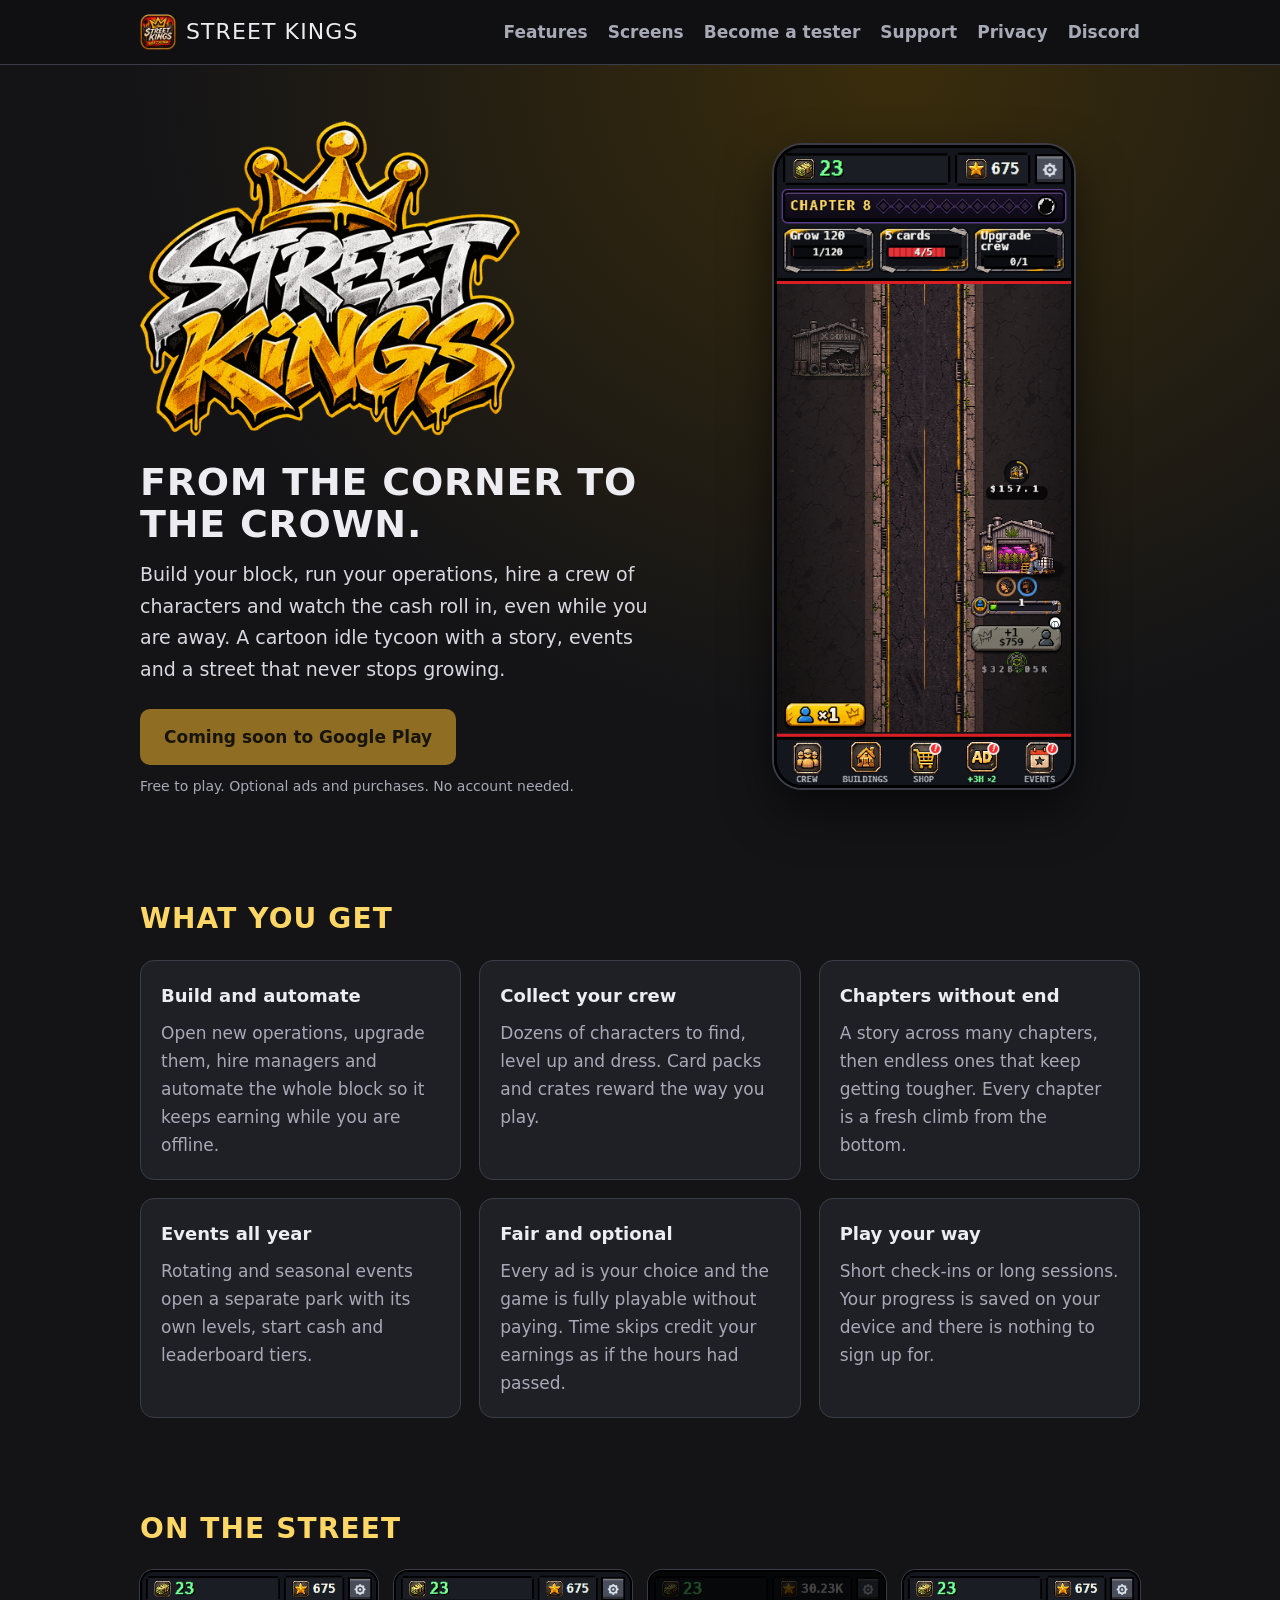
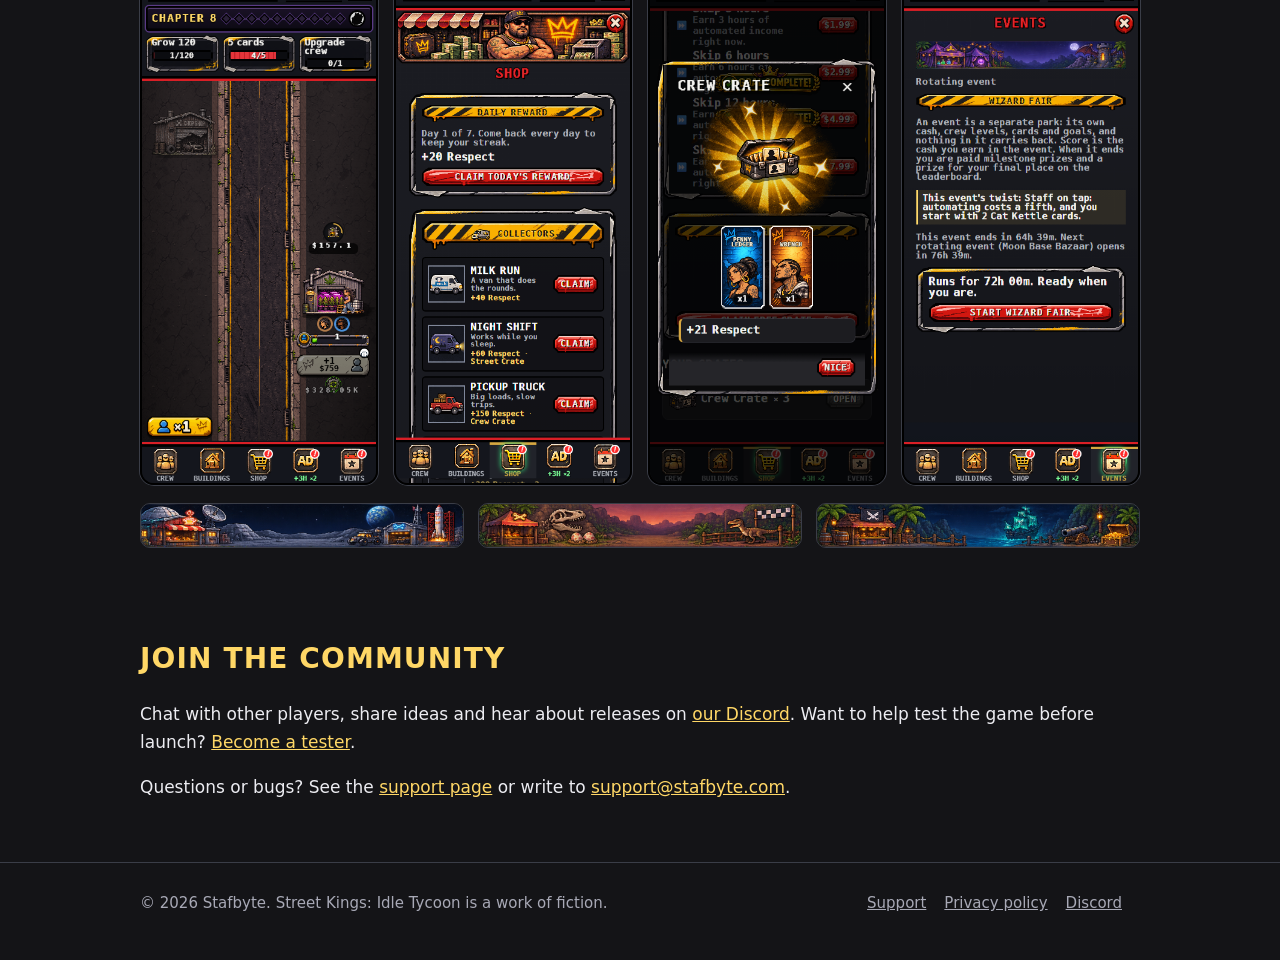
<file: index.html>
<!doctype html>
<html lang="en-GB">
<head>
<meta charset="utf-8">
<meta name="viewport" content="width=device-width, initial-scale=1">
<title>Street Kings: Idle Tycoon</title>
<meta name="description" content="Build your block, hire your crew and rise from the corner to the crown in Street Kings: Idle Tycoon, a cartoon idle tycoon game for Android.">
<meta name="theme-color" content="#141417">
<meta property="og:title" content="Street Kings: Idle Tycoon">
<meta property="og:description" content="Build your block, hire your crew and rise from the corner to the crown.">
<meta property="og:image" content="img/logo.png">
<link rel="icon" href="img/app-icon.png">
<link rel="stylesheet" href="style.css">
</head>
<body>
<header class="site"><div class="wrap">
  <a class="brand" href="./"><img src="img/app-icon.png" alt=""><span>Street Kings</span></a>
  <nav><a href="#features">Features</a><a href="#screens">Screens</a><a href="testers.html">Become a tester</a><a href="support.html">Support</a><a href="privacy.html">Privacy</a><a data-discord href="https://discord.gg/XURKJn7upJ">Discord</a></nav>
</div></header>

<main>
<div class="hero"><div class="wrap">
  <div>
    <img class="logo" src="img/logo.png" alt="Street Kings: Idle Tycoon">
    <h1>From the corner to the crown.</h1>
    <p class="lead">Build your block, run your operations, hire a crew of characters and watch the cash roll in, even while you are away. A cartoon idle tycoon with a story, events and a street that never stops growing.</p>
    <a class="btn" href="#" aria-disabled="true">Coming soon to Google Play</a>
    <p class="badge">Free to play. Optional ads and purchases. No account needed.</p>
  </div>
  <div class="phone"><img src="img/shot-block.png" alt="The block in Street Kings: Idle Tycoon, showing a building earning cash"></div>
</div></div>

<section id="features"><div class="wrap">
  <h2>What you get</h2>
  <div class="grid3">
    <div class="card"><h3>Build and automate</h3><p>Open new operations, upgrade them, hire managers and automate the whole block so it keeps earning while you are offline.</p></div>
    <div class="card"><h3>Collect your crew</h3><p>Dozens of characters to find, level up and dress. Card packs and crates reward the way you play.</p></div>
    <div class="card"><h3>Chapters without end</h3><p>A story across many chapters, then endless ones that keep getting tougher. Every chapter is a fresh climb from the bottom.</p></div>
    <div class="card"><h3>Events all year</h3><p>Rotating and seasonal events open a separate park with its own levels, start cash and leaderboard tiers.</p></div>
    <div class="card"><h3>Fair and optional</h3><p>Every ad is your choice and the game is fully playable without paying. Time skips credit your earnings as if the hours had passed.</p></div>
    <div class="card"><h3>Play your way</h3><p>Short check-ins or long sessions. Your progress is saved on your device and there is nothing to sign up for.</p></div>
  </div>
</div></section>

<section id="screens"><div class="wrap">
  <h2>On the street</h2>
  <div class="shots">
    <img src="img/shot-block.png" alt="The block" loading="lazy">
    <img src="img/shot-shop.png" alt="The shop" loading="lazy">
    <img src="img/shot-crate.png" alt="Opening a crate" loading="lazy">
    <img src="img/shot-events.png" alt="The events screen" loading="lazy">
  </div>
  <div class="banners">
    <img src="img/moon.png" alt="Moon Bazaar event" loading="lazy">
    <img src="img/dino.png" alt="Dino Dig event" loading="lazy">
    <img src="img/pirate.png" alt="Pirate Cove event" loading="lazy">
  </div>
</div></section>

<section><div class="wrap">
  <h2>Join the community</h2>
  <p>Chat with other players, share ideas and hear about releases on <a data-discord href="https://discord.gg/XURKJn7upJ">our Discord</a>. Want to help test the game before launch? <a href="testers.html">Become a tester</a>.</p>
  <p>Questions or bugs? See the <a href="support.html">support page</a> or write to <a href="mailto:support@stafbyte.com">support@stafbyte.com</a>.</p>
</div></section>
</main>

<footer><div class="wrap">
  <div>&copy; 2026 Stafbyte. Street Kings: Idle Tycoon is a work of fiction.</div>
  <div><a href="support.html">Support</a><a href="privacy.html">Privacy policy</a><a data-discord href="https://discord.gg/XURKJn7upJ">Discord</a></div>
</div></footer>
<script src="site.js" defer></script>
</body>
</html>
</file>
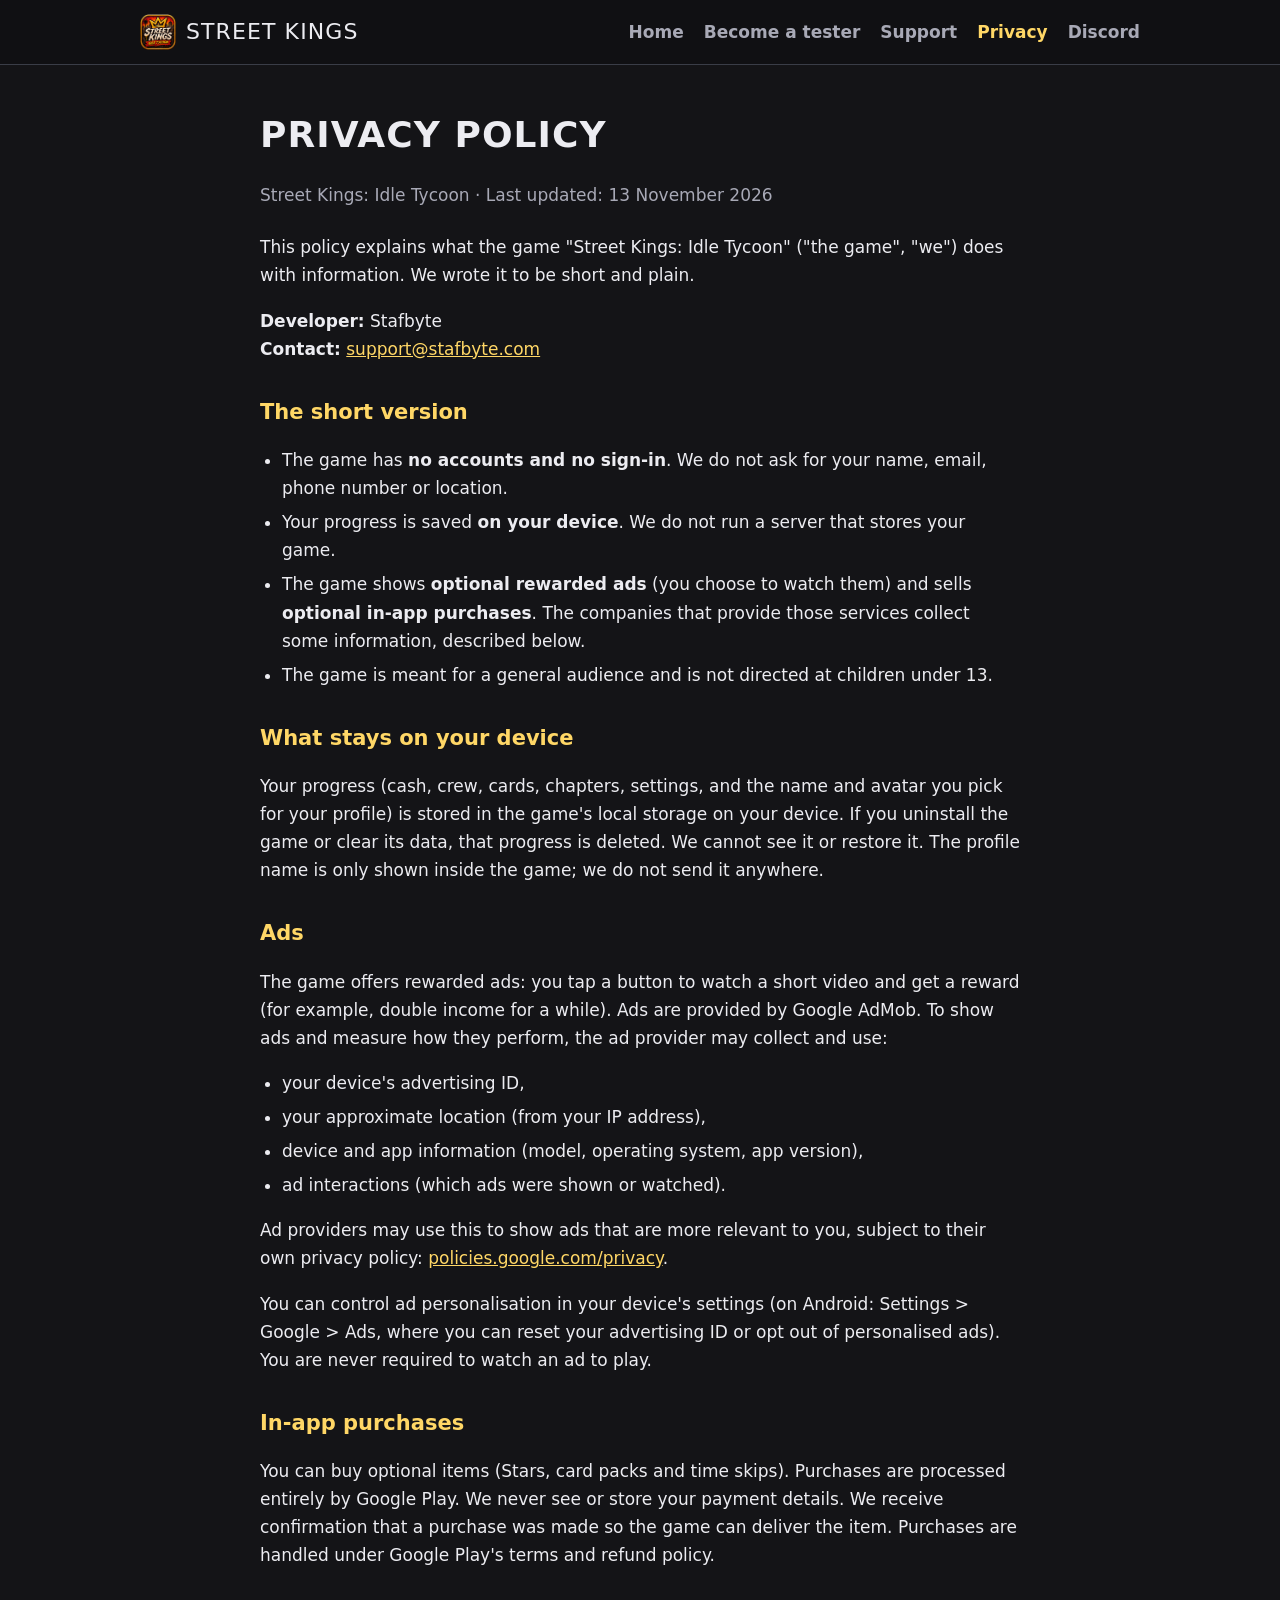
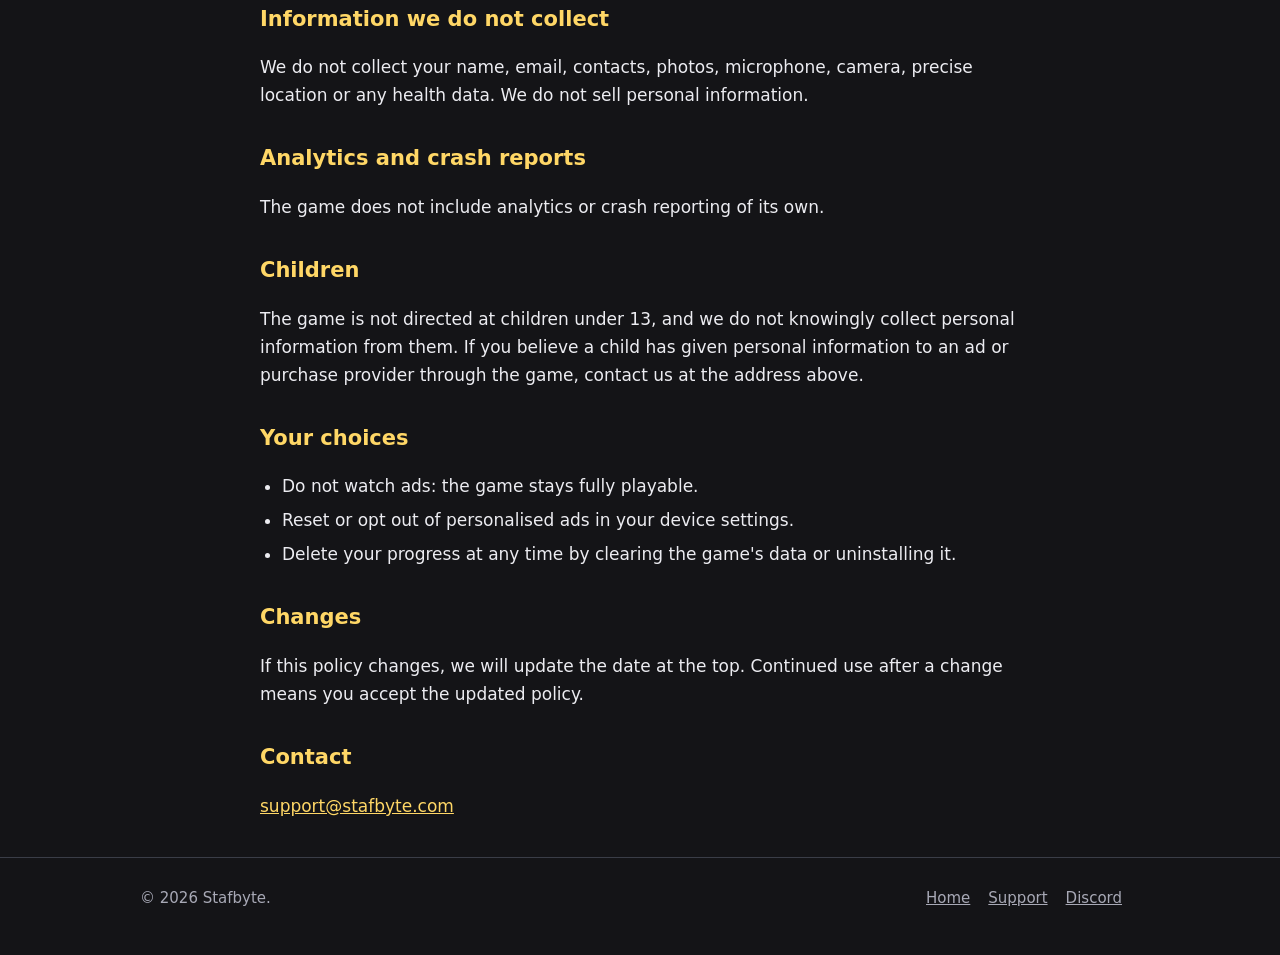
<file: privacy.html>
<!doctype html>
<html lang="en-GB">
<head>
<meta charset="utf-8">
<meta name="viewport" content="width=device-width, initial-scale=1">
<title>Privacy Policy - Street Kings: Idle Tycoon</title>
<meta name="description" content="Privacy policy for Street Kings: Idle Tycoon.">
<meta name="theme-color" content="#141417">
<link rel="icon" href="img/app-icon.png">
<link rel="stylesheet" href="style.css">
</head>
<body>
<header class="site"><div class="wrap">
  <a class="brand" href="./"><img src="img/app-icon.png" alt=""><span>Street Kings</span></a>
  <nav><a href="./">Home</a><a href="testers.html">Become a tester</a><a href="support.html">Support</a><a href="privacy.html" aria-current="page">Privacy</a><a data-discord href="https://discord.gg/XURKJn7upJ">Discord</a></nav>
</div></header>
<main><div class="wrap doc">
  <h1>Privacy Policy</h1>
  <p class="meta">Street Kings: Idle Tycoon &middot; Last updated: 13 November 2026</p>
  <p>This policy explains what the game "Street Kings: Idle Tycoon" ("the game", "we") does with information. We wrote it to be short and plain.</p>
  <p><strong>Developer:</strong> Stafbyte<br><strong>Contact:</strong> <a href="mailto:support@stafbyte.com">support@stafbyte.com</a></p>

  <h2>The short version</h2>
  <ul>
    <li>The game has <strong>no accounts and no sign-in</strong>. We do not ask for your name, email, phone number or location.</li>
    <li>Your progress is saved <strong>on your device</strong>. We do not run a server that stores your game.</li>
    <li>The game shows <strong>optional rewarded ads</strong> (you choose to watch them) and sells <strong>optional in-app purchases</strong>. The companies that provide those services collect some information, described below.</li>
    <li>The game is meant for a general audience and is not directed at children under 13.</li>
  </ul>

  <h2>What stays on your device</h2>
  <p>Your progress (cash, crew, cards, chapters, settings, and the name and avatar you pick for your profile) is stored in the game's local storage on your device. If you uninstall the game or clear its data, that progress is deleted. We cannot see it or restore it. The profile name is only shown inside the game; we do not send it anywhere.</p>

  <h2>Ads</h2>
  <p>The game offers rewarded ads: you tap a button to watch a short video and get a reward (for example, double income for a while). Ads are provided by Google AdMob. To show ads and measure how they perform, the ad provider may collect and use:</p>
  <ul>
    <li>your device's advertising ID,</li>
    <li>your approximate location (from your IP address),</li>
    <li>device and app information (model, operating system, app version),</li>
    <li>ad interactions (which ads were shown or watched).</li>
  </ul>
  <p>Ad providers may use this to show ads that are more relevant to you, subject to their own privacy policy: <a href="https://policies.google.com/privacy">policies.google.com/privacy</a>.</p>
  <p>You can control ad personalisation in your device's settings (on Android: Settings &gt; Google &gt; Ads, where you can reset your advertising ID or opt out of personalised ads). You are never required to watch an ad to play.</p>

  <h2>In-app purchases</h2>
  <p>You can buy optional items (Stars, card packs and time skips). Purchases are processed entirely by Google Play. We never see or store your payment details. We receive confirmation that a purchase was made so the game can deliver the item. Purchases are handled under Google Play's terms and refund policy.</p>

  <h2>Information we do not collect</h2>
  <p>We do not collect your name, email, contacts, photos, microphone, camera, precise location or any health data. We do not sell personal information.</p>

  <h2>Analytics and crash reports</h2>
  <p>The game does not include analytics or crash reporting of its own.</p>

  <h2>Children</h2>
  <p>The game is not directed at children under 13, and we do not knowingly collect personal information from them. If you believe a child has given personal information to an ad or purchase provider through the game, contact us at the address above.</p>

  <h2>Your choices</h2>
  <ul>
    <li>Do not watch ads: the game stays fully playable.</li>
    <li>Reset or opt out of personalised ads in your device settings.</li>
    <li>Delete your progress at any time by clearing the game's data or uninstalling it.</li>
  </ul>

  <h2>Changes</h2>
  <p>If this policy changes, we will update the date at the top. Continued use after a change means you accept the updated policy.</p>

  <h2>Contact</h2>
  <p><a href="mailto:support@stafbyte.com">support@stafbyte.com</a></p>
</div></main>
<footer><div class="wrap">
  <div>&copy; 2026 Stafbyte.</div>
  <div><a href="./">Home</a><a href="support.html">Support</a><a data-discord href="https://discord.gg/XURKJn7upJ">Discord</a></div>
</div></footer>
<script src="site.js" defer></script>
</body>
</html>
</file>
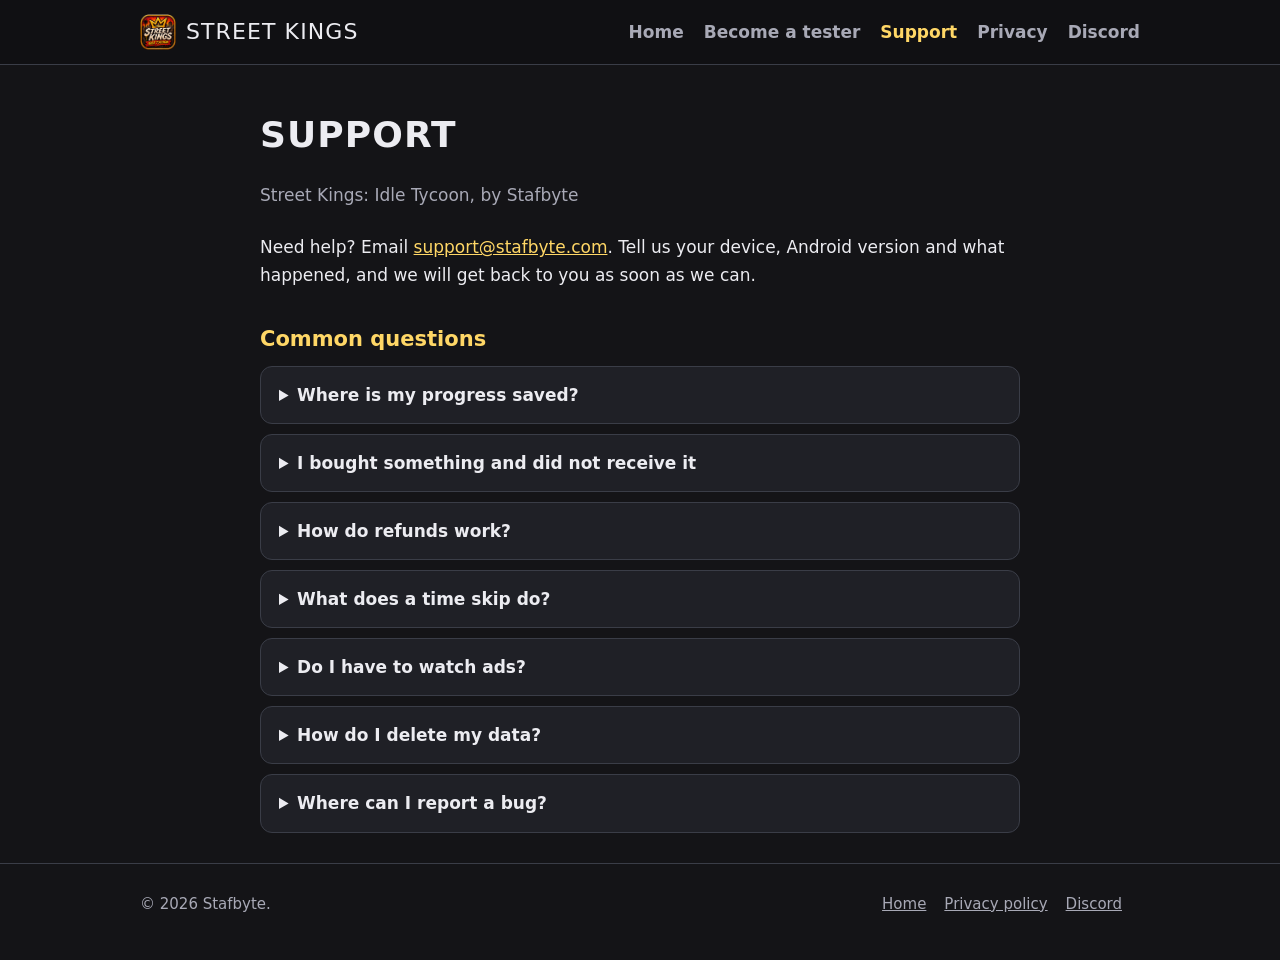
<file: support.html>
<!doctype html>
<html lang="en-GB">
<head>
<meta charset="utf-8">
<meta name="viewport" content="width=device-width, initial-scale=1">
<title>Support - Street Kings: Idle Tycoon</title>
<meta name="description" content="Help and contact details for Street Kings: Idle Tycoon.">
<meta name="theme-color" content="#141417">
<link rel="icon" href="img/app-icon.png">
<link rel="stylesheet" href="style.css">
</head>
<body>
<header class="site"><div class="wrap">
  <a class="brand" href="./"><img src="img/app-icon.png" alt=""><span>Street Kings</span></a>
  <nav><a href="./">Home</a><a href="testers.html">Become a tester</a><a href="support.html" aria-current="page">Support</a><a href="privacy.html">Privacy</a><a data-discord href="https://discord.gg/XURKJn7upJ">Discord</a></nav>
</div></header>
<main><div class="wrap doc">
  <h1>Support</h1>
  <p class="meta">Street Kings: Idle Tycoon, by Stafbyte</p>
  <p>Need help? Email <a href="mailto:support@stafbyte.com">support@stafbyte.com</a>. Tell us your device, Android version and what happened, and we will get back to you as soon as we can.</p>

  <h2>Common questions</h2>
  <details><summary>Where is my progress saved?</summary><p>On your device only. There are no accounts. If you uninstall the game or clear its data, the progress is gone and we cannot restore it. Use the export option in Settings to keep a backup.</p></details>
  <details><summary>I bought something and did not receive it</summary><p>Open the game and wait a moment, then check the Shop. Purchases are handled by Google Play, so also check your Play purchase history. If it is still missing, email us with your Google Play order number.</p></details>
  <details><summary>How do refunds work?</summary><p>Refunds are handled by Google Play under its refund policy. You can request one from your Play purchase history.</p></details>
  <details><summary>What does a time skip do?</summary><p>It credits your automated earnings as if the chosen number of hours had passed. It does not move timers or events.</p></details>
  <details><summary>Do I have to watch ads?</summary><p>No. Ads are always optional and the game is fully playable without them.</p></details>
  <details><summary>How do I delete my data?</summary><p>All game data is stored on your device. Clear the game's storage in Android settings or uninstall the game and it is deleted. See the <a href="privacy.html">privacy policy</a> for what ad and purchase providers collect.</p></details>
  <details><summary>Where can I report a bug?</summary><p>Email us. Screenshots help a lot.</p></details>
</div></main>
<footer><div class="wrap">
  <div>&copy; 2026 Stafbyte.</div>
  <div><a href="./">Home</a><a href="privacy.html">Privacy policy</a><a data-discord href="https://discord.gg/XURKJn7upJ">Discord</a></div>
</div></footer>
<script src="site.js" defer></script>
</body>
</html>
</file>
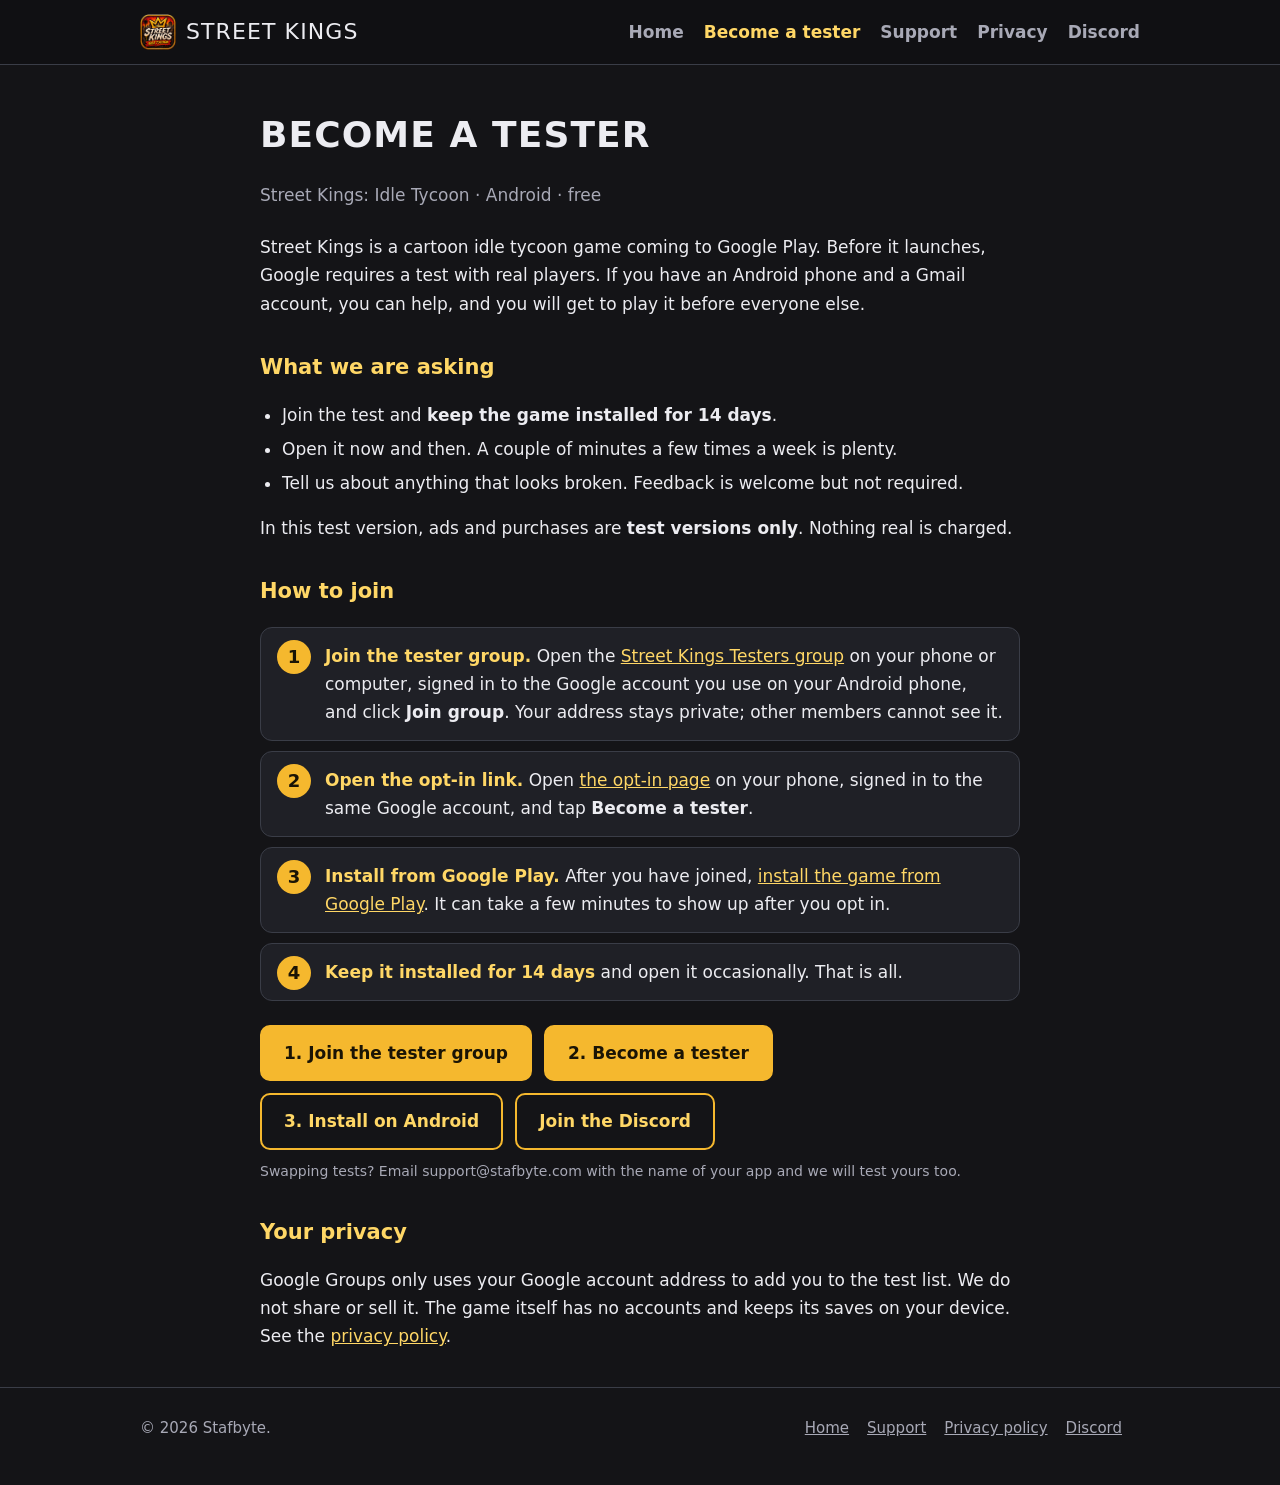
<file: testers.html>
<!doctype html>
<html lang="en-GB">
<head>
<meta charset="utf-8">
<meta name="viewport" content="width=device-width, initial-scale=1">
<title>Become a Tester - Street Kings: Idle Tycoon</title>
<meta name="description" content="Help test Street Kings: Idle Tycoon on Android before it launches on Google Play.">
<meta name="theme-color" content="#141417">
<link rel="icon" href="img/app-icon.png">
<link rel="stylesheet" href="style.css">
<style>
.steps { counter-reset: s; list-style: none; padding: 0; margin: 18px 0; }
.steps li { counter-increment: s; position: relative; padding: 14px 16px 14px 64px; margin: 10px 0; background: var(--panel); border: 1px solid var(--line); border-radius: 12px; }
.steps li::before { content: counter(s); position: absolute; left: 16px; top: 12px; width: 34px; height: 34px; border-radius: 50%; background: var(--gold); color: #1a1405; font: 800 18px/34px Impact, "Arial Black", system-ui; text-align: center; }
.steps b { color: var(--gold2); }
.cta { display: flex; flex-wrap: wrap; gap: 12px; margin: 24px 0 6px; }
</style>
</head>
<body>
<header class="site"><div class="wrap">
  <a class="brand" href="./"><img src="img/app-icon.png" alt=""><span>Street Kings</span></a>
  <nav><a href="./">Home</a><a href="testers.html" aria-current="page">Become a tester</a><a href="support.html">Support</a><a href="privacy.html">Privacy</a><a data-discord href="https://discord.gg/XURKJn7upJ">Discord</a></nav>
</div></header>
<main><div class="wrap doc">
  <h1>Become a tester</h1>
  <p class="meta">Street Kings: Idle Tycoon &middot; Android &middot; free</p>
  <p>Street Kings is a cartoon idle tycoon game coming to Google Play. Before it launches, Google requires a test with real players. If you have an Android phone and a Gmail account, you can help, and you will get to play it before everyone else.</p>

  <h2>What we are asking</h2>
  <ul>
    <li>Join the test and <strong>keep the game installed for 14 days</strong>.</li>
    <li>Open it now and then. A couple of minutes a few times a week is plenty.</li>
    <li>Tell us about anything that looks broken. Feedback is welcome but not required.</li>
  </ul>
  <p>In this test version, ads and purchases are <strong>test versions only</strong>. Nothing real is charged.</p>

  <h2>How to join</h2>
  <ol class="steps">
    <li><b>Join the tester group.</b> Open the <a href="https://groups.google.com/g/street-kings-testers" target="_blank" rel="noopener noreferrer">Street Kings Testers group</a> on your phone or computer, signed in to the Google account you use on your Android phone, and click <strong>Join group</strong>. Your address stays private; other members cannot see it.</li>
    <li><b>Open the opt-in link.</b> Open <a href="https://play.google.com/apps/testing/com.streetkings.idletycoon" target="_blank" rel="noopener noreferrer">the opt-in page</a> on your phone, signed in to the same Google account, and tap <strong>Become a tester</strong>.</li>
    <li><b>Install from Google Play.</b> After you have joined, <a href="https://play.google.com/store/apps/details?id=com.streetkings.idletycoon" target="_blank" rel="noopener noreferrer">install the game from Google Play</a>. It can take a few minutes to show up after you opt in.</li>
    <li><b>Keep it installed for 14 days</b> and open it occasionally. That is all.</li>
  </ol>

  <div class="cta">
    <a class="btn" href="https://groups.google.com/g/street-kings-testers" target="_blank" rel="noopener noreferrer">1. Join the tester group</a>
    <a class="btn" href="https://play.google.com/apps/testing/com.streetkings.idletycoon" target="_blank" rel="noopener noreferrer">2. Become a tester</a>
    <a class="btn ghost" href="https://play.google.com/store/apps/details?id=com.streetkings.idletycoon" target="_blank" rel="noopener noreferrer">3. Install on Android</a>
    <a data-discord class="btn ghost" href="https://discord.gg/XURKJn7upJ" target="_blank" rel="noopener noreferrer">Join the Discord</a>
  </div>
  <p class="badge">Swapping tests? Email support@stafbyte.com with the name of your app and we will test yours too.</p>

  <h2>Your privacy</h2>
  <p>Google Groups only uses your Google account address to add you to the test list. We do not share or sell it. The game itself has no accounts and keeps its saves on your device. See the <a href="privacy.html" target="_blank" rel="noopener noreferrer">privacy policy</a>.</p>
</div></main>
<footer><div class="wrap">
  <div>&copy; 2026 Stafbyte.</div>
  <div><a href="./">Home</a><a href="support.html">Support</a><a href="privacy.html">Privacy policy</a><a data-discord href="https://discord.gg/XURKJn7upJ">Discord</a></div>
</div></footer>
<script src="site.js" defer></script>
</body>
</html>
</file>
<file: style.css>
:root {
  --bg: #141417; --panel: #1f2026; --panel2: #2a2c35; --line: #3a3d47;
  --text: #ececf1; --muted: #a8a9b6; --gold: #f5b82e; --gold2: #ffd766; --link: #ffd766;
}
* { box-sizing: border-box; }
html { scroll-behavior: smooth; }
body { margin: 0; background: var(--bg); color: var(--text); font: 17px/1.65 system-ui, -apple-system, "Segoe UI", Roboto, sans-serif; }
a { color: var(--link); }
img { max-width: 100%; height: auto; display: block; }
.wrap { max-width: 1040px; margin: 0 auto; padding: 0 20px; }
header.site { border-bottom: 1px solid var(--line); background: #101013; position: sticky; top: 0; z-index: 5; }
header.site .wrap { display: flex; align-items: center; justify-content: space-between; gap: 16px; height: 64px; }
header.site .brand { display: flex; align-items: center; gap: 10px; color: var(--text); text-decoration: none; font-family: Impact, "Arial Black", system-ui; text-transform: uppercase; font-size: 22px; letter-spacing: .05em; }
header.site .brand img { width: 36px; height: 36px; border-radius: 8px; }
nav a { color: var(--muted); text-decoration: none; margin-left: 20px; font-weight: 600; }
nav a:hover, nav a[aria-current] { color: var(--gold2); }
.hero { padding: 56px 0 40px; background: radial-gradient(ellipse at 70% 0%, #3a2d0c 0%, rgba(20,20,23,0) 60%); }
.hero .wrap { display: grid; grid-template-columns: 1.1fr .9fr; gap: 40px; align-items: center; }
.hero .logo { width: min(380px, 80%); margin-bottom: 26px; }
.hero h1 { font-family: Impact, "Arial Black", system-ui; font-weight: 800; text-transform: uppercase; font-size: 38px; line-height: 1.1; letter-spacing: .02em; margin: 0 0 14px; }
.hero p.lead { font-size: 19px; color: #d8d8e0; margin: 0 0 24px; }
.btn { display: inline-block; padding: 12px 22px; border-radius: 10px; font-weight: 700; text-decoration: none; border: 2px solid var(--gold); background: var(--gold); color: #1a1405; }
.btn.ghost { background: transparent; color: var(--gold2); }
.btn[aria-disabled="true"] { opacity: .55; cursor: default; }
.badge { font-size: 14px; color: var(--muted); margin-top: 10px; }
.phone { justify-self: center; width: min(300px, 80%); border: 3px solid #000; border-radius: 28px; overflow: hidden; box-shadow: 0 0 0 2px var(--line), 0 20px 50px rgba(0,0,0,.6); }
section { padding: 44px 0; }
section h2 { font-family: Impact, "Arial Black", system-ui; font-weight: 800; text-transform: uppercase; letter-spacing: .04em; font-size: 28px; margin: 0 0 18px; color: var(--gold2); }
.grid3 { display: grid; grid-template-columns: repeat(3, 1fr); gap: 18px; }
.card { background: var(--panel); border: 1px solid var(--line); border-radius: 14px; padding: 20px; }
.card h3 { margin: 0 0 8px; font-size: 18px; }
.card p { margin: 0; color: var(--muted); }
.shots { display: grid; grid-template-columns: repeat(4, 1fr); gap: 16px; }
.shots img { aspect-ratio: 390 / 844; object-fit: cover; object-position: top; width: 100%; border-radius: 14px; border: 2px solid #000; box-shadow: 0 0 0 1px var(--line); }
.banners { display: grid; grid-template-columns: repeat(3, 1fr); gap: 14px; margin-top: 18px; }
.banners img { border-radius: 10px; border: 1px solid var(--line); }
footer { border-top: 1px solid var(--line); padding: 28px 0 44px; color: var(--muted); font-size: 15px; }
footer .wrap { display: flex; flex-wrap: wrap; gap: 14px 28px; justify-content: space-between; }
footer a { color: var(--muted); margin-right: 18px; }
.doc { padding: 40px 0 20px; max-width: 760px; }
.doc h1 { font-family: Impact, "Arial Black", system-ui; font-weight: 800; text-transform: uppercase; letter-spacing: .03em; font-size: 36px; margin: 0 0 6px; }
.doc h2 { font-size: 21px; color: var(--gold2); font-family: system-ui; margin: 32px 0 8px; }
.doc ul { padding-left: 22px; } .doc li { margin: 6px 0; }
.doc .meta { color: var(--muted); margin-bottom: 24px; }
details { background: var(--panel); border: 1px solid var(--line); border-radius: 12px; padding: 14px 18px; margin: 10px 0; }
summary { cursor: pointer; font-weight: 700; }
details p { color: var(--muted); margin: 10px 0 0; }
@media (max-width: 820px) {
  .hero .wrap { grid-template-columns: 1fr; } .grid3, .banners { grid-template-columns: 1fr; }
  .shots { grid-template-columns: repeat(2, 1fr); } nav a { margin-left: 14px; font-size: 15px; }
  .hero h1 { font-size: 30px; } header.site .brand span { display: none; }
}
</file>
